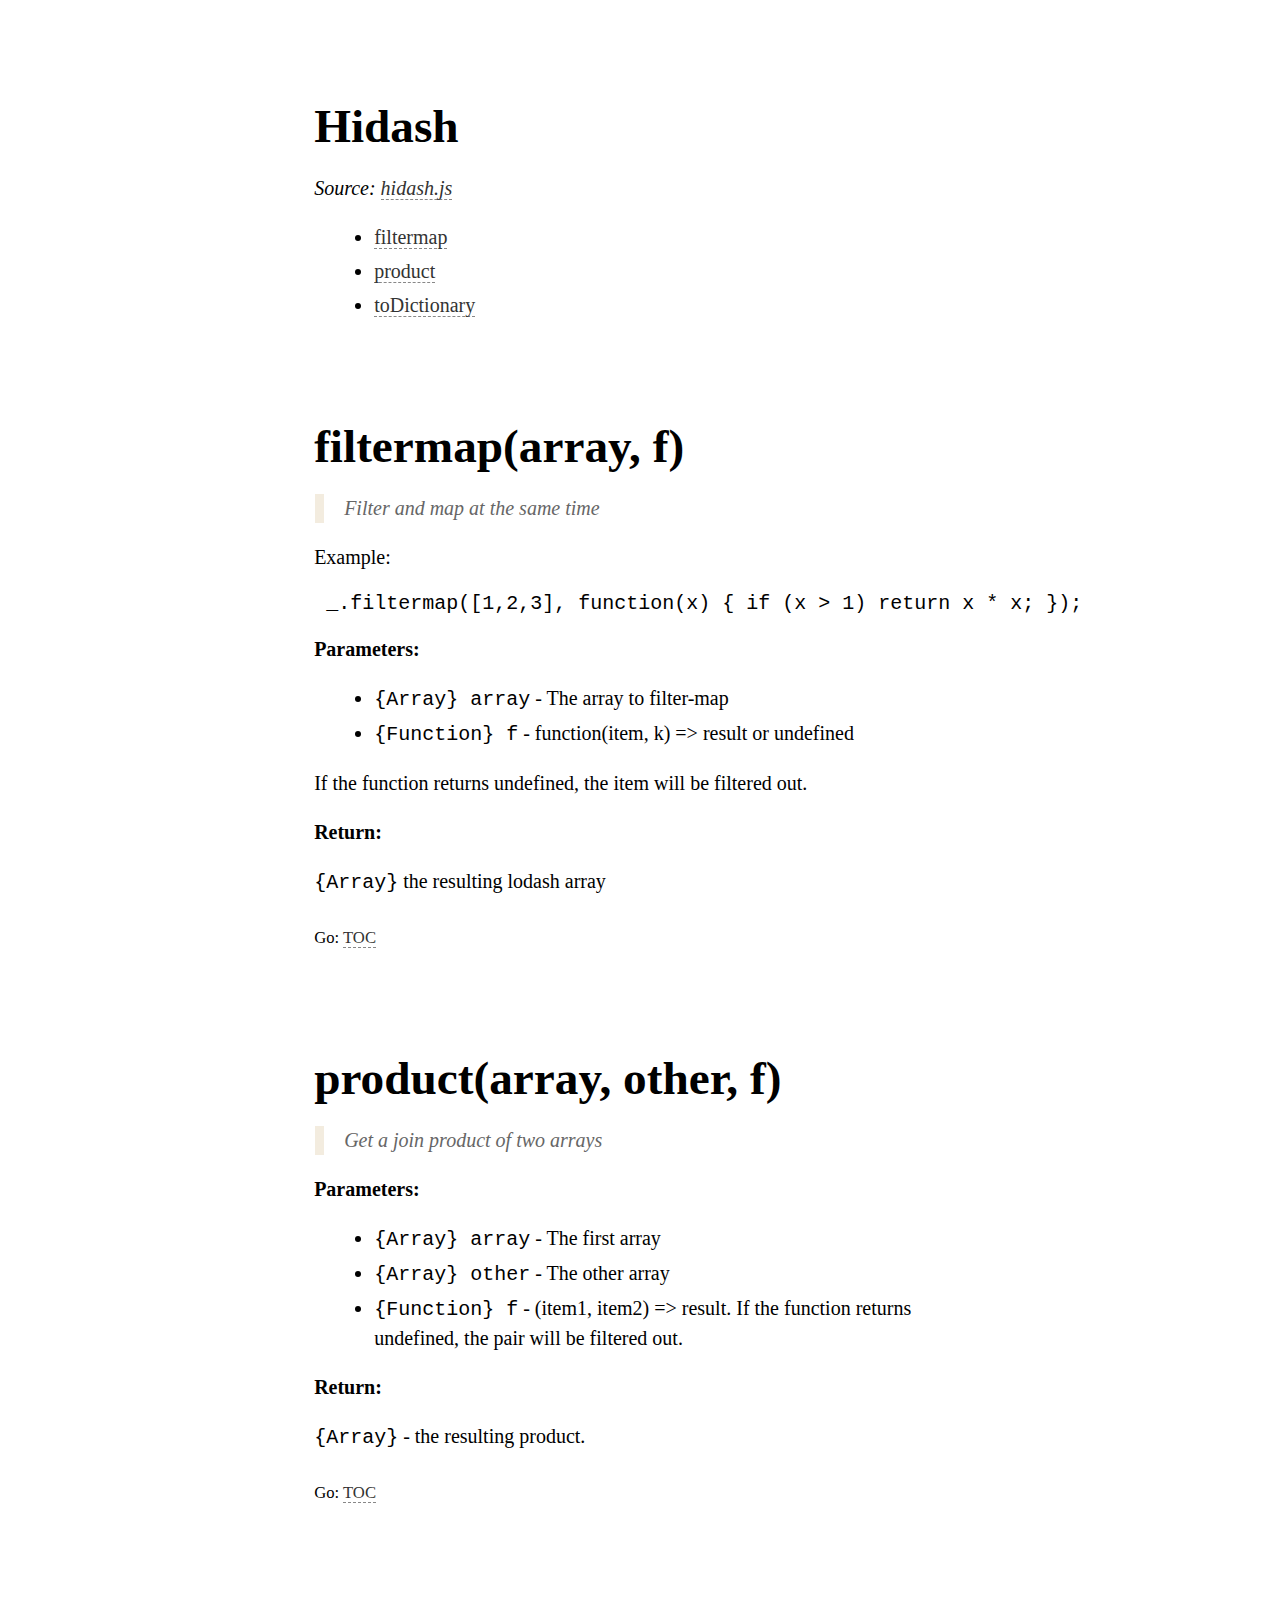
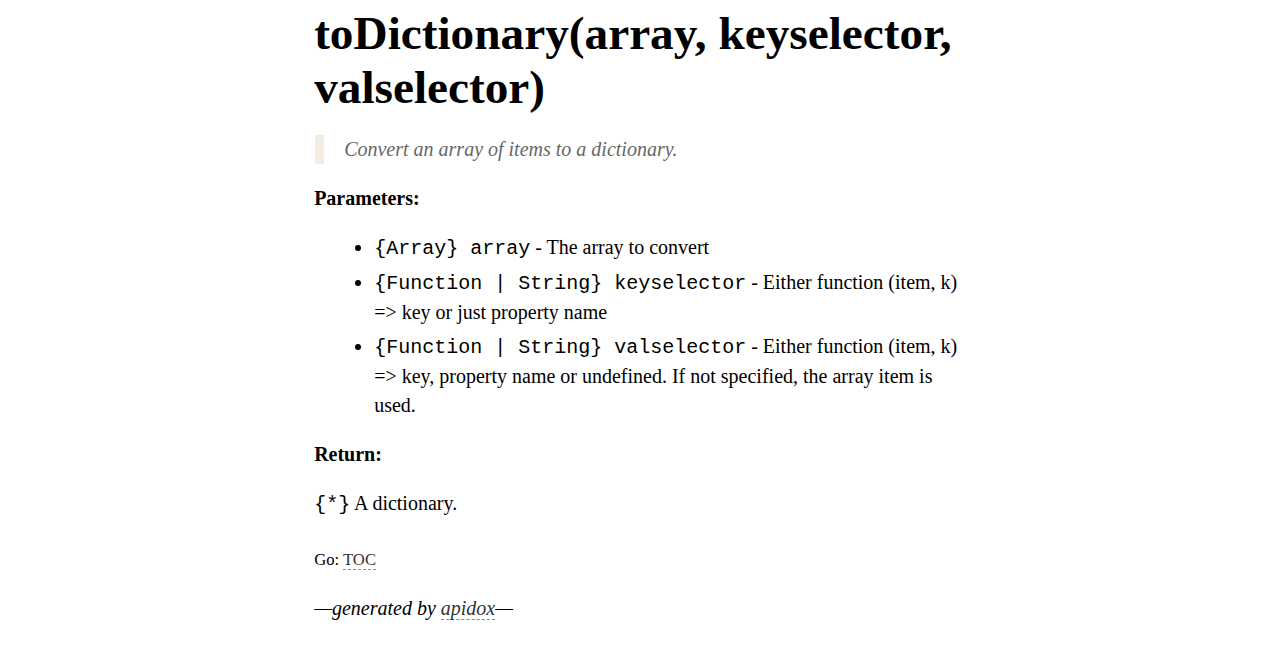
<file: hidash.html>
<!DOCTYPE html><html><head><meta charset="utf-8"><meta name="viewport" content="width=device-width, initial-scale=1.0, maximum-scale=1.0, user-scalable=0, target-densityDpi=medium-dpi"><meta content="True" name="HandheldFriendly"><title></title><link rel="shortcut icon" href="/ico/favicon.ico"><link rel="stylesheet" href="/styles/style.css"><link rel="stylesheet" href="http://google-code-prettify.googlecode.com/svn/trunk/src/prettify.css"></head><body><script src="//ajax.googleapis.com/ajax/libs/jquery/1.10.2/jquery.min.js"></script><div class="main"><h1 id="hidash">Hidash</h1>
<p><em>Source: <a href="../../../hidash/hidash.js">hidash.js</a></em></p>
<p><a name="tableofcontents"></a></p>
<ul>
<li><a name="toc_filtermaparray-f"></a><a href="#filtermaparray-f">filtermap</a></li>
<li><a name="toc_productarray-other-f"></a><a href="#productarray-other-f">product</a></li>
<li><a name="toc_todictionaryarray-keyselector-valselector"></a><a href="#todictionaryarray-keyselector-valselector">toDictionary</a></li>
</ul>
<h1 id="filtermap-array-f-">filtermap(array, f)</h1>
<blockquote>
<p>Filter and map at the same time</p>
</blockquote>
<p>Example: </p>
<pre><code class="lang-js"> _.filtermap([1,2,3], function(x) { if (x &gt; 1) return x * x; });</code></pre>
<p><strong>Parameters:</strong></p>
<ul>
<li><code>{Array} array</code> - The array to filter-map</li>
<li><code>{Function} f</code> - function(item, k) =&gt; result or undefined</li>
</ul>
<p>If the function returns undefined, the item will be filtered out.</p>
<p><strong>Return:</strong></p>
<p><code>{Array}</code> the resulting lodash array</p>
<p><sub>Go: <a href="#tableofcontents">TOC</a></sub></p>
<h1 id="product-array-other-f-">product(array, other, f)</h1>
<blockquote>
<p>Get a join product of two arrays</p>
</blockquote>
<p><strong>Parameters:</strong></p>
<ul>
<li><code>{Array} array</code> - The first array</li>
<li><code>{Array} other</code> - The other array</li>
<li><code>{Function} f</code> - (item1, item2) =&gt; result. If the function returns undefined, the pair will be filtered out.</li>
</ul>
<p><strong>Return:</strong></p>
<p><code>{Array}</code> - the resulting product.</p>
<p><sub>Go: <a href="#tableofcontents">TOC</a></sub></p>
<h1 id="todictionary-array-keyselector-valselector-">toDictionary(array, keyselector, valselector)</h1>
<blockquote>
<p>Convert an array of items to a dictionary.</p>
</blockquote>
<p><strong>Parameters:</strong></p>
<ul>
<li><code>{Array} array</code> - The array to convert</li>
<li><code>{Function | String} keyselector</code> - Either function (item, k) =&gt; key or just property name</li>
<li><code>{Function | String} valselector</code> - Either function (item, k) =&gt; key, property name or undefined. If not specified, the array item is used.</li>
</ul>
<p><strong>Return:</strong></p>
<p><code>{*}</code> A dictionary.</p>
<p><sub>Go: <a href="#tableofcontents">TOC</a></sub></p>
<p><em>&mdash;generated by <a href="https://github.com/codeactual/apidox">apidox</a>&mdash;</em></p>
</div><script src="http://cdn.mathjax.org/mathjax/latest/MathJax.js?config=TeX-AMS-MML_HTMLorMML"></script><script src="http://google-code-prettify.googlecode.com/svn/trunk/src/prettify.js"></script><script>$('code').addClass('prettyprint');
prettyPrint();</script><script>(function(i,s,o,g,r,a,m){i['GoogleAnalyticsObject']=r;i[r]=i[r]||function(){
(i[r].q=i[r].q||[]).push(arguments)},i[r].l=1*new Date();a=s.createElement(o),
m=s.getElementsByTagName(o)[0];a.async=1;a.src=g;m.parentNode.insertBefore(a,m)
})(window,document,'script','//www.google-analytics.com/analytics.js','ga');

ga('create', 'UA-46253177-1', 'petkaantonov.github.io');
ga('send', 'pageview');</script></body></html>
</file>
<file: styles/style.css>
* {
  box-sizing: border-box;
}
body,
html {
  font-size: 20px;
  font-family: Georgia;
  background-color: #fff;
  color: #000;
}
body {
  margin: 1ex;
  overflow-x: hidden;
}
.post:first-child > h1 {
  margin-top: 4rem;
}
h1 {
  font-size: 2.3636rem;
  line-height: 2.6969rem;
  margin-top: 5rem;
  margin-bottom: 0.5rem;
}
h1.first {
  margin-top: 1rem;
}
h2 {
  font-size: 1.7731432858214553rem;
  line-height: 2.1061432858214553rem;
}
h3 {
  font-size: 1.3301900118690588rem;
  line-height: 1.6631900118690588rem;
}
h4 {
  font-size: 1rem;
}
h2,
h3,
h4 {
  margin-top: 2rem;
  margin-bottom: 0.5rem;
}
.main {
  max-width: 71ex;
  margin: 2rem auto;
}
@media screen and (max-width: 1149px) {
  .info {
    display: none;
  }
  h1:first-child {
    margin-top: 2ex;
  }
}
@media screen and (min-width: 1150px) {
  .info-tiny {
    display: none;
  }
}
.info-tiny img {
  float: left;
  height: 3.2em;
  width: 3.2em;
  border-radius: 3em;
  margin-right: 1em;
}
.info {
  position: absolute;
  top: 4rem;
  left: 50%;
  margin-left: -65ex;
  width: 24ex;
  right: 2rem;
  text-align: right;
}
.info img {
  width: 8rem;
  height: 8rem;
  border-radius: 10em;
}
.first {
  font-size: 1.5em;
  text-shadow: 0 0 1px #000, 1px 2px 4px #fff, 2px 3px 4px #aaa;
  margin-bottom: 0;
}
.first a {
  color: #000;
}
.subtitle {
  font-style: italic;
  color: #666666;
  margin-top: 0.25rem;
  margin-bottom: 0.25rem;
}
p {
  line-height: 1.45rem;
}
p.subtitle {
  line-height: 1.2rem;
}
h2 + p,
h3 + p,
h4 + p {
  margin-top: 0;
}
li {
  line-height: 1.45;
  margin-bottom: 0.25rem;
  margin-top: 0.25rem;
  margin-left: 1rem;
}
blockquote {
  border-left: solid 1ex #f3ecdf;
  padding-left: 1rem;
  margin: 1rem 0.05rem;
  font-style: italic;
  color: #666666;
}
blockquote small {
  color: #666666;
}
blockquote small:before {
  content: '\2014 \00A0';
}
a {
  text-decoration: none;
  border-bottom: dashed 1px #888;
  color: #333;
}
a.img {
  border-bottom: none;
}
a:hover {
  color: #3377cc;
}
a:active {
  color: #3377cc;
}
.post .date {
  margin: 0.5rem 0 1.5rem 0;
  font-style: italic;
  font-size: 0.8em;
  color: #666666;
}
.post pre {
  background-color: #f3ecdf;
  box-shadow: 0 0 0.25rem #e5d6ba;
  padding: 0.8rem;
  margin: 1rem 0.05rem;
  font-family: Monaco, "Liberation Mono", Courier, monospace;
  font-size: 13px;
  line-height: 1.5;
  overflow: auto;
}
.post p code {
  color: #333;
  padding: 0.05rem 0.1rem;
  font-family: Monaco, "Liberation Mono", Courier, monospace;
  font-size: 16px;
}
.post p code .pln {
  color: #333;
}
hr {
  border: solid 1px #f3ecdf;
}
.social {
  margin: 2rem 0 4rem 0;
}
.content > table {
  margin: 1rem 0;
  border: solid 2px #f3ecdf;
  border-collapse: collapse;
  border-spacing: 0;
}
.content > table td,
.content > table th {
  margin: 0;
  padding: 0.5rem 0.75rem;
  border: none;
}
.content > table tr {
  margin: 0;
  padding: 0;
  border: none;
}
.content > table tbody {
  margin: 0;
  padding: 0;
  border: none;
}
.content > table tr:nth-child(odd) > td {
  background-color: #f3ecdf;
}
.post .tickLabel,
.post .legendLabel {
  font-size: 0.8rem;
}
.post .content .plot {
  height: 560px;
}
</file>
